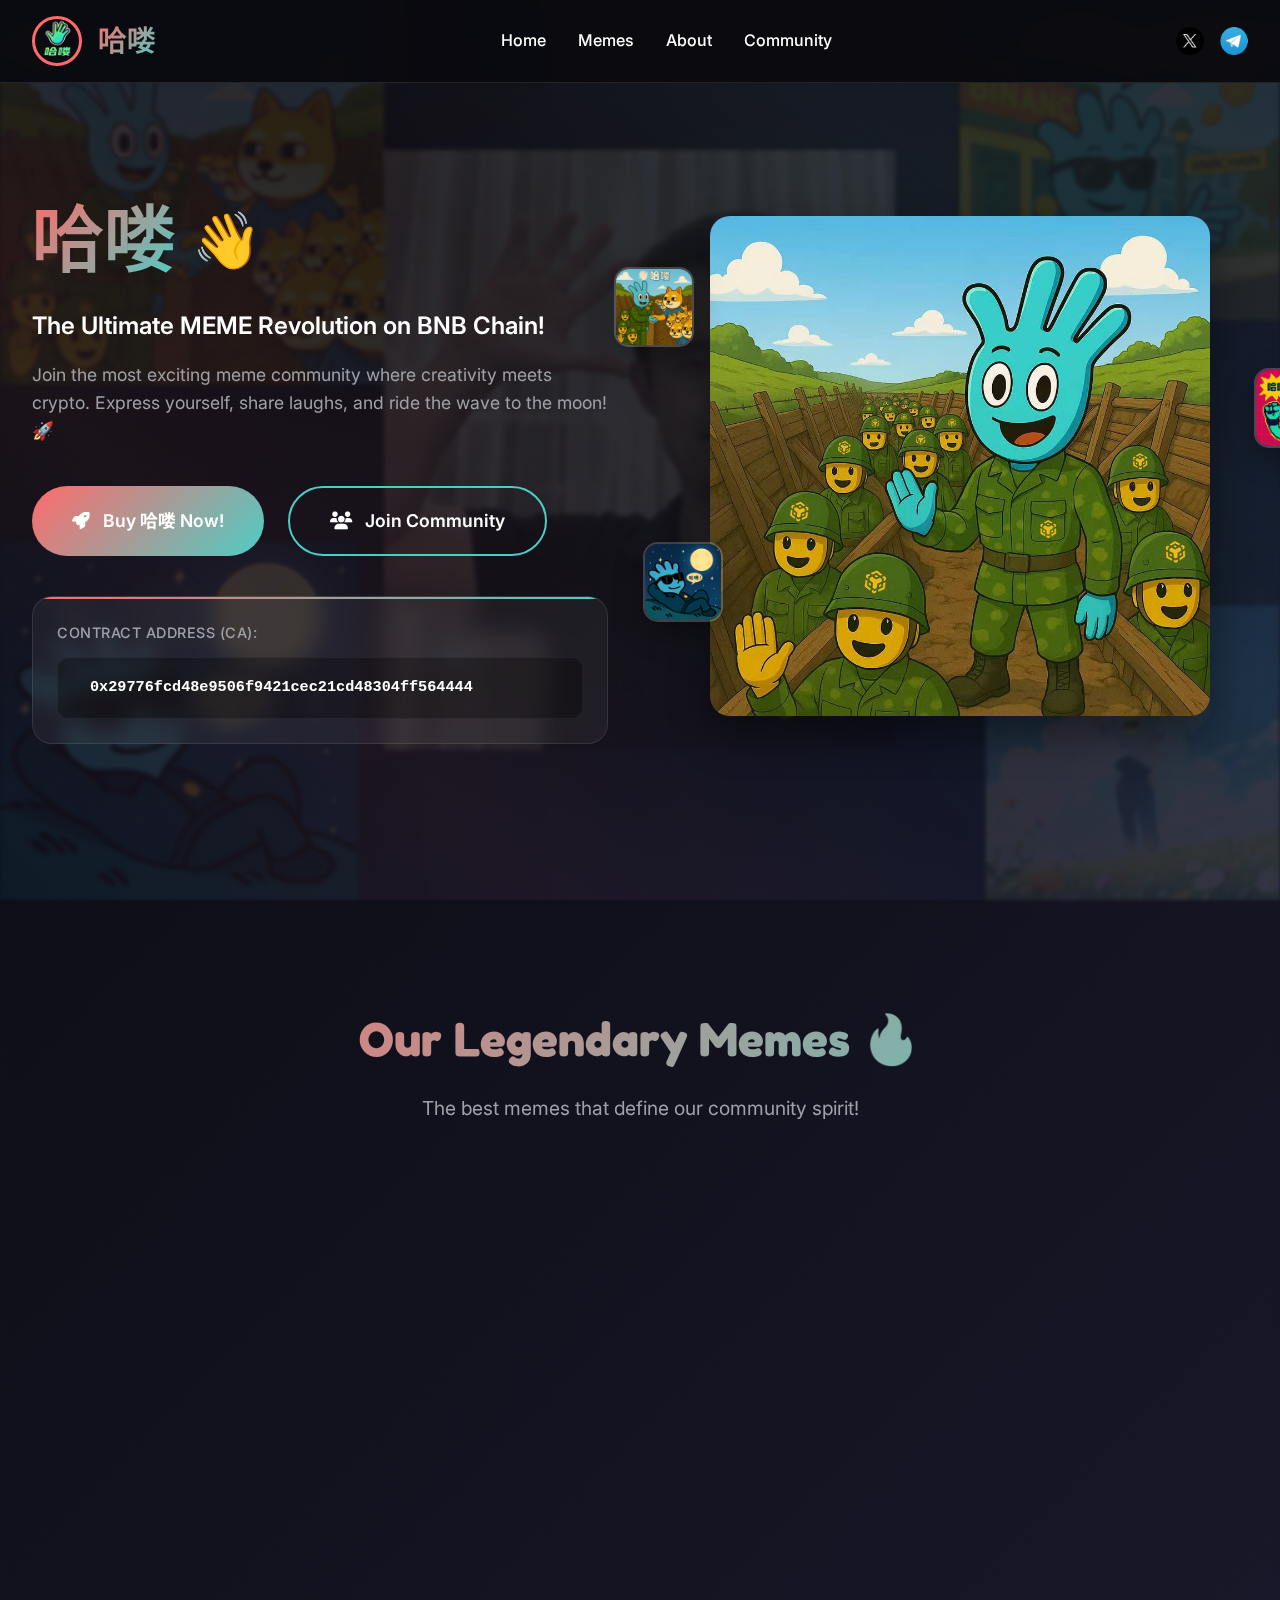
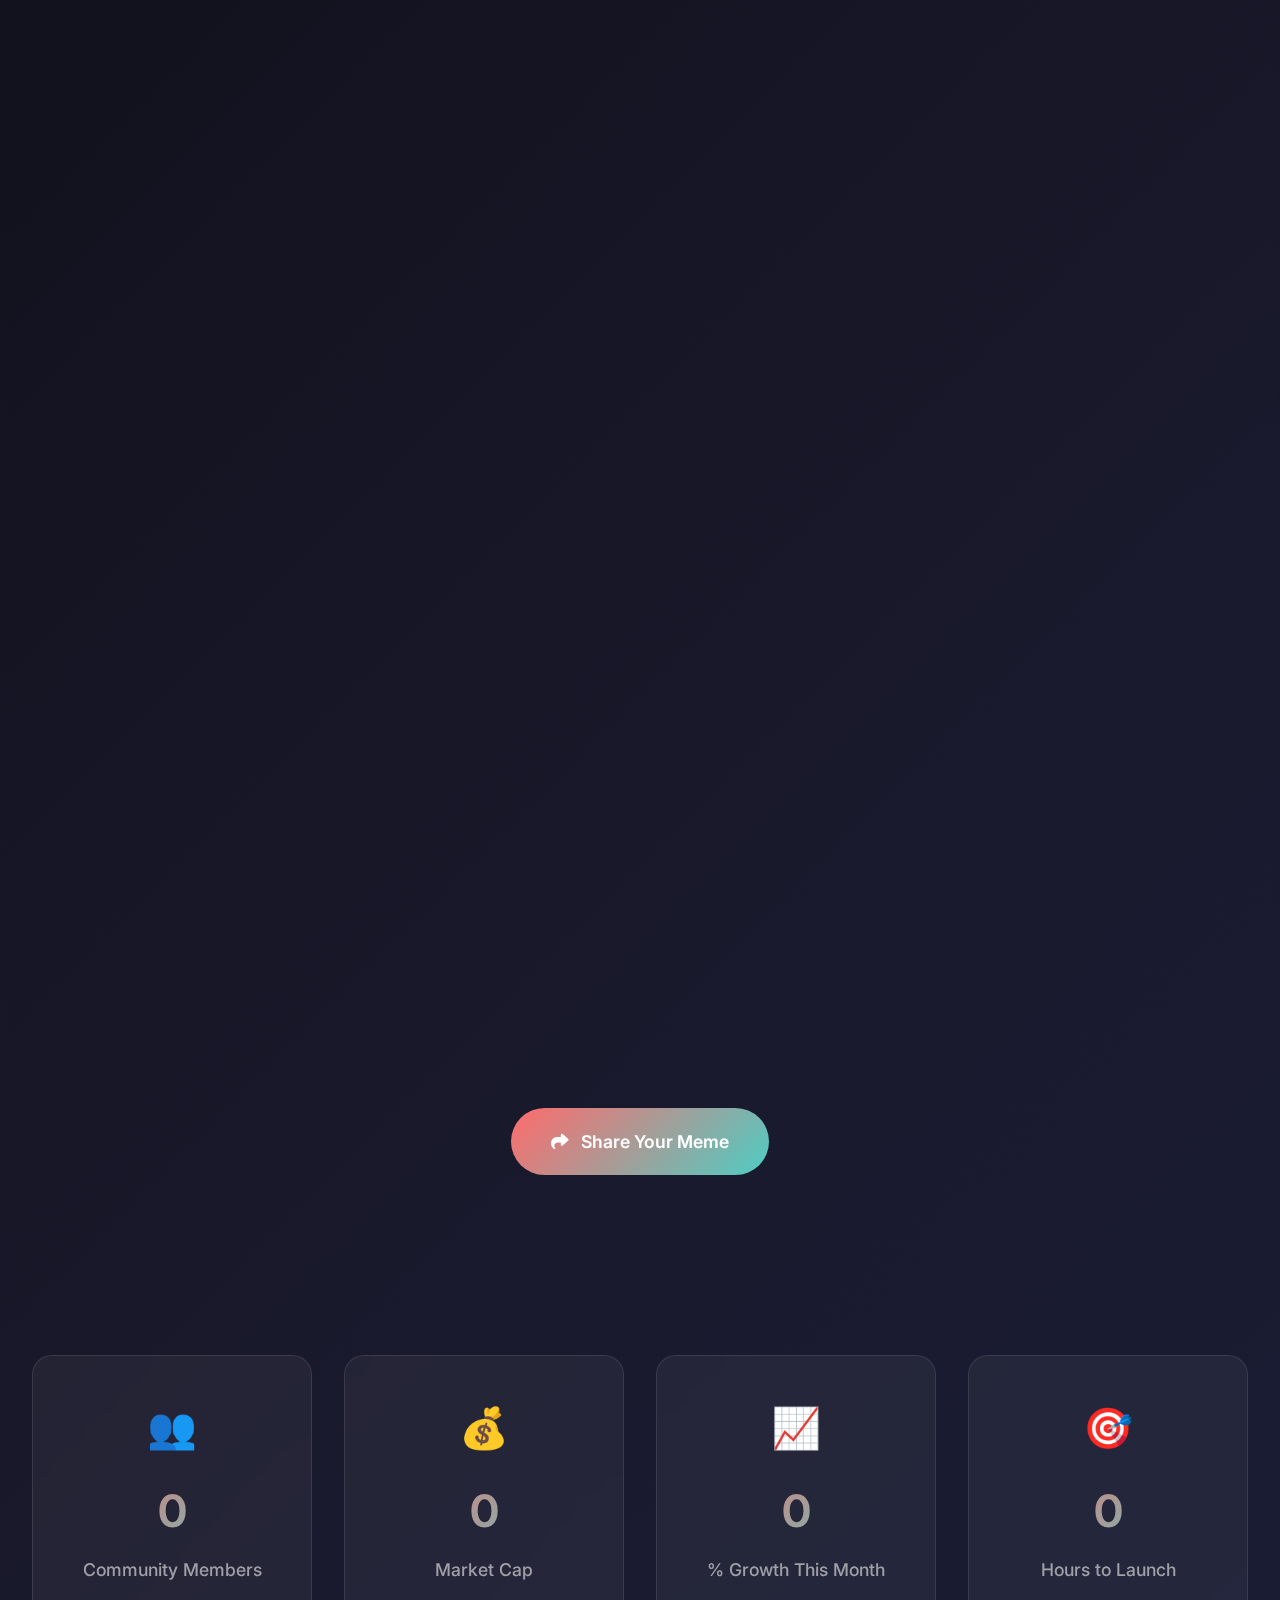
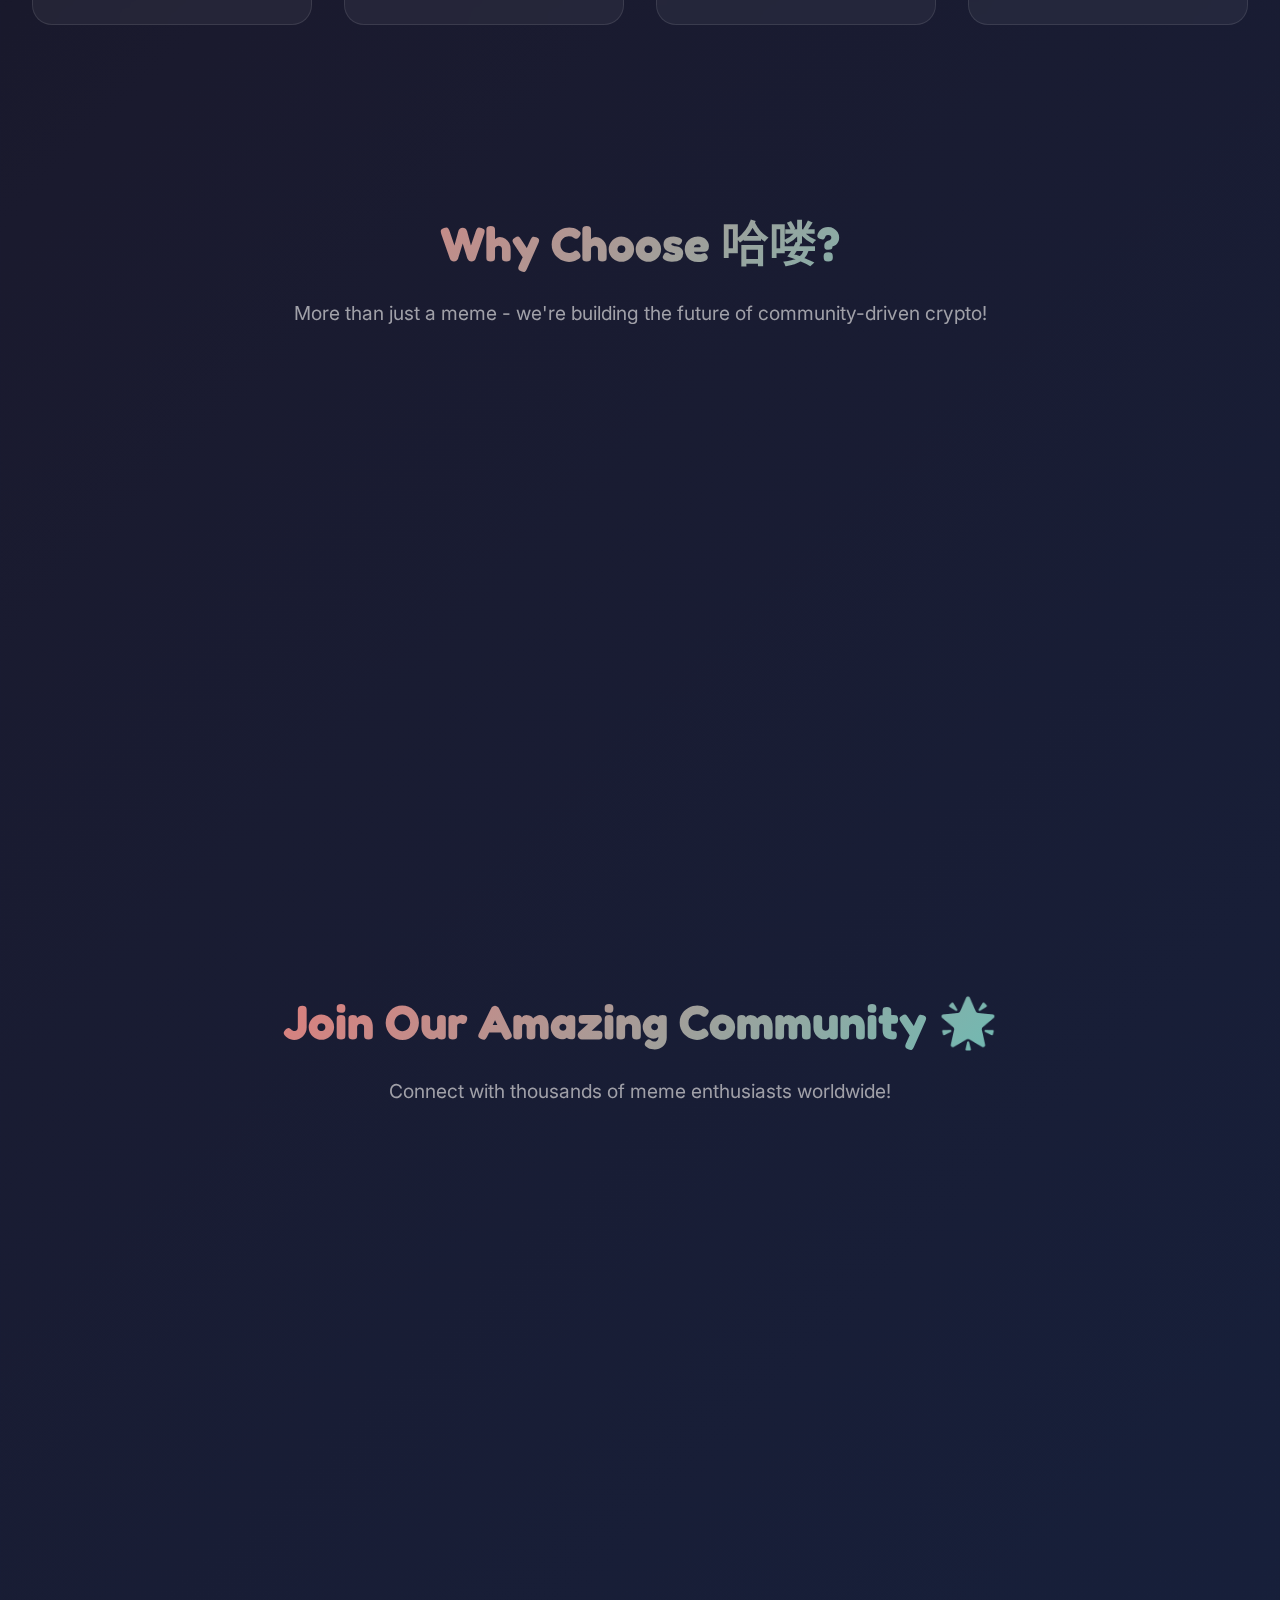
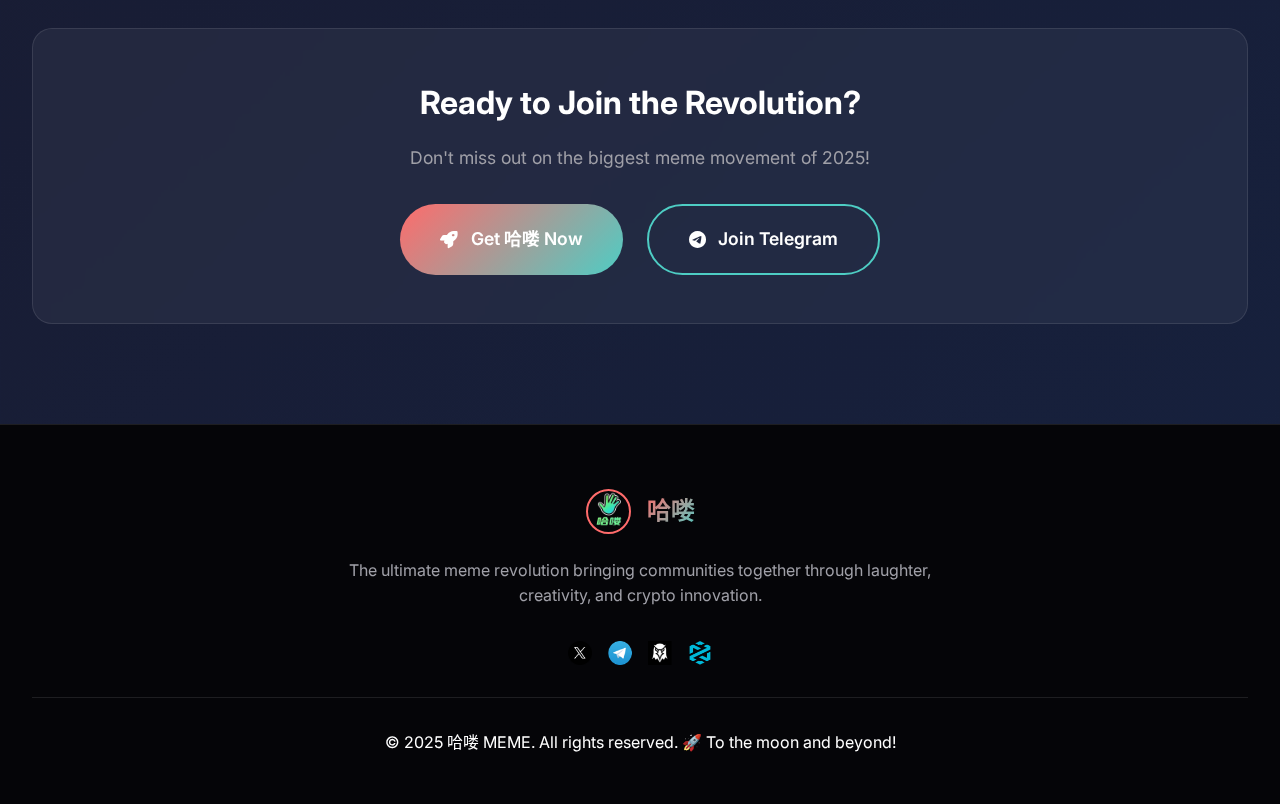
<file: index.htm>
<!DOCTYPE html>
<html lang="zh-CN">
<head>
    <meta charset="UTF-8">
    <meta name="viewport" content="width=device-width, initial-scale=1.0">
    <meta http-equiv="Cache-Control" content="no-cache, no-store, must-revalidate">
    <meta http-equiv="Pragma" content="no-cache">
    <meta http-equiv="Expires" content="0">
    <title>哈喽 MEME - 🚀 The Ultimate Meme Revolution</title>
    
    <meta property="og:title" content="哈喽 MEME - 🚀 The Ultimate Meme Revolution">
    <meta property="og:description" content="Join the 哈喽 MEME revolution! The hottest meme token on BNB Chain with 100K+ community members. Get ready for the ultimate meme experience! 🚀">
    <meta property="og:image" content="banner.jpg">
    <meta property="og:url" content="">
    <meta property="og:type" content="website">
    <meta property="og:site_name" content="哈喽 MEME">
    
    <meta name="twitter:card" content="summary_large_image">
    <meta name="twitter:title" content="哈喽 MEME - 🚀 The Ultimate Meme Revolution">
    <meta name="twitter:description" content="Join the 哈喽 MEME revolution! The hottest meme token on BNB Chain with 100K+ community members. Get ready for the ultimate meme experience! 🚀">
    <meta name="twitter:image" content="banner.jpg">
    
    <link rel="icon" type="image/jpeg" href="img/logo.jpg">
    <link rel="shortcut icon" type="image/jpeg" href="img/logo.jpg">
    <link rel="apple-touch-icon" href="img/logo.jpg">
    
    <link rel="stylesheet" href="style.css?v=1.0.3">
    <link rel="preconnect" href="https://fonts.googleapis.com">
    <link rel="preconnect" href="https://fonts.gstatic.com" crossorigin>
    <link href="https://fonts.googleapis.com/css2?family=Fredoka:wght@300;400;500;600;700&family=Inter:wght@400;500;600;700&display=swap" rel="stylesheet">
    <link rel="stylesheet" href="https://cdnjs.cloudflare.com/ajax/libs/font-awesome/6.4.0/css/all.min.css">
</head>
<body>

    <div class="bg-shapes">
        <div class="shape shape-1"></div>
        <div class="shape shape-2"></div>
        <div class="shape shape-3"></div>
        <div class="shape shape-4"></div>
    </div>

    <header class="header">
        <nav class="nav">
            <div class="nav-container">
                <div class="logo">
                    <img src="img/logo.jpg" alt="哈喽 Logo" class="logo-img">
                    <span class="logo-text">哈喽</span>
                </div>
                <div class="nav-menu">
                    <a href="#home" class="nav-link">Home</a>
                    <a href="#memes" class="nav-link">Memes</a>
                    <a href="#about" class="nav-link">About</a>
                    <a href="#community" class="nav-link">Community</a>
                </div>
                <div class="social-links">
                    <a href="https://x.com/halou_cto?s=21" target="_blank" class="social-link">
                        <img src="img/x.png" alt="Twitter" class="header-icon">
                    </a>
                    <a href="https://t.me/haloucto" target="_blank" class="social-link">
                        <img src="img/tg.png" alt="Telegram" class="header-icon">
                    </a>
                </div>
                <div class="mobile-toggle" onclick="toggleMobileMenu()">
                    <i class="fas fa-bars"></i>
                    <i class="fas fa-times"></i>
                </div>
            </div>
        </nav>
    </header>


    <section class="hero" id="home">
        <div class="hero-container">
            <div class="hero-content">
                <div class="hero-text">
                    <h1 class="hero-title">
                        <span class="gradient-text">哈喽</span>
                        <span class="emoji">👋</span>
                    </h1>
                    <p class="hero-subtitle">The Ultimate MEME Revolution on BNB Chain!</p>
                    <p class="hero-description">Join the most exciting meme community where creativity meets crypto. Express yourself, share laughs, and ride the wave to the moon! 🚀</p>
                    
      
                    
                    <div class="cta-buttons">
                        <a href="https://pancakeswap.finance/" target="_blank" class="btn btn-primary">
                            <i class="fas fa-rocket"></i>
                            Buy 哈喽 Now!
                        </a>
                        <a href="https://t.me/haloucto" target="_blank" class="btn btn-secondary">
                            <i class="fas fa-users"></i>
                            Join Community
                        </a>
                    </div>
                    
                    <div class="contract-address">
                        <div class="ca-label">Contract Address (CA):</div>
                        <div class="ca-container">
                            <span class="ca-address" id="contractAddress">0x29776fcd48e9506f9421cec21cd48304ff564444</span>
                        </div>
                    </div>
                </div>
                <div class="hero-visual">
                    <div class="main-banner">
                        <img src="img/banner.jpg" alt="哈喽 Banner" class="banner-img">
                    </div>
                    <div class="floating-memes">
                        <img src="img/Gv1xySTW4AA97jO.jpg" alt="Meme 1" class="floating-meme meme-1">
                        <img src="img/Gv4uzFTWEAAoztO.jpg" alt="Meme 2" class="floating-meme meme-2">
                        <img src="img/GwAEhOFXMAAX3T6.jpg" alt="Meme 3" class="floating-meme meme-3">
                    </div>
                </div>
            </div>
        </div>
    </section>


    <section class="meme-gallery" id="memes">
        <div class="gallery-container">
            <h2 class="section-title">Our Legendary Memes 🔥</h2>
            <p class="section-subtitle">The best memes that define our community spirit!</p>
            
            <div class="gallery-grid">
                <div class="meme-card" data-aos="fade-up">
                    <img src="img/Gv1xySTW4AA97jO.jpg" alt="Epic Meme 1" class="meme-img">
                    <div class="meme-overlay">
                        <div class="meme-reactions">
                            <span class="reaction">🚀 1.2K</span>
                            <span class="reaction">💎 856</span>
                            <span class="reaction">🔥 2.3K</span>
                        </div>
                    </div>
                </div>
                
                <div class="meme-card" data-aos="fade-up" data-aos-delay="100">
                    <img src="img/Gv4uzFTWEAAoztO.jpg" alt="Epic Meme 2" class="meme-img">
                    <div class="meme-overlay">
                        <div class="meme-reactions">
                            <span class="reaction">🚀 987</span>
                            <span class="reaction">💎 543</span>
                            <span class="reaction">🔥 1.8K</span>
                        </div>
                    </div>
                </div>
                
                <div class="meme-card" data-aos="fade-up" data-aos-delay="200">
                    <img src="img/GwAEhOFXMAAX3T6.jpg" alt="Epic Meme 3" class="meme-img">
                    <div class="meme-overlay">
                        <div class="meme-reactions">
                            <span class="reaction">🚀 2.1K</span>
                            <span class="reaction">💎 1.5K</span>
                            <span class="reaction">🔥 3.2K</span>
                        </div>
                    </div>
                </div>
                
                <div class="meme-card" data-aos="fade-up" data-aos-delay="300">
                    <img src="img/Gvs0nAibsAIU5Vp.jpg" alt="Epic Meme 4" class="meme-img">
                    <div class="meme-overlay">
                        <div class="meme-reactions">
                            <span class="reaction">🚀 1.7K</span>
                            <span class="reaction">💎 892</span>
                            <span class="reaction">🔥 2.9K</span>
                        </div>
                    </div>
                </div>
                
                <div class="meme-card" data-aos="fade-up" data-aos-delay="400">
                    <img src="img/Gvl1yuHXkAAldJG.jpg" alt="Epic Meme 5" class="meme-img">
                    <div class="meme-overlay">
                        <div class="meme-reactions">
                            <span class="reaction">🚀 1.4K</span>
                            <span class="reaction">💎 721</span>
                            <span class="reaction">🔥 2.1K</span>
                        </div>
                    </div>
                </div>
                
                <div class="meme-card" data-aos="fade-up" data-aos-delay="500">
                    <img src="img/Gv7_j-Za4AErDUR.jpg" alt="Epic Meme 6" class="meme-img">
                    <div class="meme-overlay">
                        <div class="meme-reactions">
                            <span class="reaction">🚀 3.1K</span>
                            <span class="reaction">💎 2.2K</span>
                            <span class="reaction">🔥 4.5K</span>
                        </div>
                    </div>
                </div>
                
                <div class="meme-card" data-aos="fade-up" data-aos-delay="600">
                    <img src="img/GwDGO5rasAA9k-u.jpg" alt="Epic Meme 7" class="meme-img">
                    <div class="meme-overlay">
                        <div class="meme-reactions">
                            <span class="reaction">🚀 2.8K</span>
                            <span class="reaction">💎 1.9K</span>
                            <span class="reaction">🔥 3.7K</span>
                        </div>
                    </div>
                </div>
                
                <div class="meme-card" data-aos="fade-up" data-aos-delay="700">
                    <img src="img/625df299-b1f7-4bfa-a6dd-14a7a2feb42a.png" alt="Epic Meme 8" class="meme-img">
                    <div class="meme-overlay">
                        <div class="meme-reactions">
                            <span class="reaction">🚀 1.6K</span>
                            <span class="reaction">💎 1.1K</span>
                            <span class="reaction">🔥 2.4K</span>
                        </div>
                    </div>
                </div>
                

            </div>
            
            <div class="gallery-cta">
                <a href="#" onclick="shareMeme(); return false;" class="btn btn-primary">
                    <i class="fas fa-share"></i>
                    Share Your Meme
                </a>
            </div>
        </div>
    </section>


    <section class="stats">
        <div class="stats-container">
            <div class="stat-item">
                <div class="stat-icon">👥</div>
                <div class="stat-number" data-target="100000">0</div>
                <div class="stat-label">Community Members</div>
            </div>
            <div class="stat-item">
                <div class="stat-icon">💰</div>
                <div class="stat-number" data-target="560000">0</div>
                <div class="stat-label">Market Cap</div>
            </div>
            <div class="stat-item">
                <div class="stat-icon">📈</div>
                <div class="stat-number" data-target="1000">0</div>
                <div class="stat-label">% Growth This Month</div>
            </div>
            <div class="stat-item">
                <div class="stat-icon">🎯</div>
                <div class="stat-number" data-target="24">0</div>
                <div class="stat-label">Hours to Launch</div>
            </div>
        </div>
    </section>


    <section class="about" id="about">
        <div class="about-container">
            <h2 class="section-title">Why Choose 哈喽? </h2>
            <p class="section-subtitle">More than just a meme - we're building the future of community-driven crypto!</p>
            
            <div class="about-grid">
                <div class="about-card" data-aos="fade-right">
                    <div class="card-icon">🎯</div>
                    <h3>Pure MEME Power</h3>
                    <p>哈喽 isn't just a token, it's a cultural revolution! Join the movement that's reshaping how we think about memes and community.</p>
                </div>
                <div class="about-card" data-aos="fade-up">
                    <div class="card-icon">⚡</div>
                    <h3>Lightning Fast</h3>
                    <p>Built on BNB Chain for ultra-fast transactions and minimal fees. No more waiting - just pure meme magic at the speed of light!</p>
                </div>
                <div class="about-card" data-aos="fade-left">
                    <div class="card-icon">🌍</div>
                    <h3>Global Community</h3>
                    <p>From Asia to the world! 哈喽 unites people globally through the universal language of memes and cryptocurrency.</p>
                </div>
            </div>
        </div>
    </section>




    <section class="community" id="community">
        <div class="community-container">
            <h2 class="section-title">Join Our Amazing Community 🌟</h2>
            <p class="section-subtitle">Connect with thousands of meme enthusiasts worldwide!</p>
            
            <div class="community-grid">
                <div class="community-card" data-aos="fade-up">
                    <div class="community-header">
                        <i class="fas fa-rocket"></i>
                        <span>Meme Revolution</span>
                        <div class="verified-badge">✓</div>
                    </div>
                    <p>🌟 Building the future of meme culture on BNB Chain! Every "哈喽" connects us closer to a decentralized world where creativity and community thrive together. 💫</p>
                    <div class="community-stats">
                        <span>Innovation First</span>
                        <span>Community Driven</span>
                    </div>
                    <a href="#about" class="community-link">
                        <i class="fas fa-info-circle"></i>
                        Learn More
                    </a>
                </div>
                
                <div class="community-card" data-aos="fade-up" data-aos-delay="100">
                    <div class="community-header">
                        <i class="fas fa-globe-asia"></i>
                        <span>Global Community</span>
                        <div class="verified-badge">✓</div>
                    </div>
                    <p>🚀 From Asia to the world - we're all family here! Share memes, discuss ideas, celebrate victories, and build lasting friendships in our growing global community. 💎👨‍👩‍👧‍👦</p>
                    <div class="community-stats">
                        <span>Worldwide</span>
                        <span>Always Active</span>
                    </div>
                    <a href="#home" class="community-link">
                        <i class="fas fa-heart"></i>
                        Join Us
                    </a>
                </div>
                
                <div class="community-card" data-aos="fade-up" data-aos-delay="200">
                    <div class="community-header">
                        <i class="fas fa-palette"></i>
                        <span>Creative Hub</span>
                        <div class="verified-badge">✓</div>
                    </div>
                    <p>🎨 Where memes come to life! Share your creativity, discover trending content, and be part of the movement that's reshaping how we connect through humor and blockchain technology.</p>
                    <div class="community-stats">
                        <span>Creative Minds</span>
                        <span>Viral Content</span>
                    </div>
                    <a href="#memes" class="community-link">
                        <i class="fas fa-images"></i>
                        Explore Memes
                    </a>
                </div>
            </div>
            
            <div class="community-cta">
                <h3>Ready to Join the Revolution?</h3>
                <p>Don't miss out on the biggest meme movement of 2025!</p>
                <div class="cta-buttons">
                    <a href="https://pancakeswap.finance/" target="_blank" class="btn btn-primary">
                        <i class="fas fa-rocket"></i>
                        Get 哈喽 Now
                    </a>
                    <a href="https://t.me/haloucto" target="_blank" class="btn btn-secondary">
                        <i class="fab fa-telegram"></i>
                        Join Telegram
                    </a>
                </div>
            </div>
        </div>
    </section>


    <footer class="footer">
        <div class="footer-container">
            <div class="footer-top">
                <div class="footer-brand">
                    <div class="footer-logo">
                        <img src="img/logo.jpg" alt="哈喽 Logo" class="footer-logo-img">
                        <span class="footer-logo-text">哈喽</span>
                    </div>
                    <p class="footer-description">The ultimate meme revolution bringing communities together through laughter, creativity, and crypto innovation.</p>
                    <div class="footer-social">
                        <a href="https://x.com/halou_cto?s=21" target="_blank" class="footer-social-link">
                            <img src="img/x.png" alt="Twitter" class="footer-icon">
                        </a>
                        <a href="https://t.me/haloucto" target="_blank" class="footer-social-link">
                            <img src="img/tg.png" alt="Telegram" class="footer-icon">
                        </a>
                        <a href="https://dexscreener.com/bsc/0xfdeb3912c4904fccb6dc4d7724b432dfaa931bd3" target="_blank" class="footer-social-link">
                            <img src="img/DexScreener.png" alt="DexScreener" class="footer-icon">
                        </a>
                        <a href="https://www.dextools.io/app/cn/bnb/pair-explorer/0xfdeb3912c4904fccb6dc4d7724b432dfaa931bd3?t=1752823779604" target="_blank" class="footer-social-link">
                            <img src="img/dextools.png" alt="DexTools" class="footer-icon">
                        </a>
                    </div>
                </div>
            </div>
            
            <div class="footer-bottom">
                <div class="footer-bottom-content">
                    <p>&copy; 2025 哈喽 MEME. All rights reserved. 🚀 To the moon and beyond!</p>
                </div>
            </div>
        </div>
    </footer>


    <button class="scroll-top" onclick="scrollToTop()" id="scrollTopBtn">
        <i class="fas fa-arrow-up"></i>
    </button>

    <script src="https://cdn.jsdelivr.net/npm/aos@2.3.4/dist/aos.js"></script>
    <script src="script.js?v=1.0.3"></script>
</body>
</html>
</file>
<file: style.css>
* {
    margin: 0;
    padding: 0;
    box-sizing: border-box;
}

:root {
    --primary-color: #ff6b6b;
    --secondary-color: #4ecdc4;
    --accent-color: #f9ca24;
    --purple: #667eea;
    --pink: #f093fb;
    --bg-dark: #0a0a0f;
    --bg-darker: #050508;
    --bg-card: rgba(255, 255, 255, 0.05);
    --text-light: #ffffff;
    --text-gray: #a0a0a8;
    --text-dark: #2c2c2c;
    --gradient-1: linear-gradient(135deg, #ff6b6b 0%, #4ecdc4 100%);
    --gradient-2: linear-gradient(135deg, #667eea 0%, #764ba2 100%);
    --gradient-3: linear-gradient(135deg, #f093fb 0%, #f5576c 100%);
    --gradient-bg: linear-gradient(135deg, #0a0a0f 0%, #1a1a2e 50%, #16213e 100%);
    --border-radius: 20px;
    --shadow: 0 10px 30px rgba(0, 0, 0, 0.3);
    --shadow-hover: 0 20px 40px rgba(0, 0, 0, 0.4);
}

html {
    scroll-behavior: smooth;
}

body {
    font-family: 'Inter', sans-serif;
    background: var(--gradient-bg);
    color: var(--text-light);
    line-height: 1.6;
    overflow-x: hidden;
    position: relative;
}

body::before {
    content: '';
    position: fixed;
    top: 0;
    left: 0;
    width: 100%;
    height: 100%;
    background: 
        radial-gradient(circle at 20% 20%, rgba(255, 107, 107, 0.15) 0%, transparent 50%),
        radial-gradient(circle at 80% 80%, rgba(78, 205, 196, 0.15) 0%, transparent 50%),
        radial-gradient(circle at 60% 30%, rgba(249, 202, 36, 0.12) 0%, transparent 45%),
        url('img/Gvl1yuHXkAAldJG.jpg') center center/40% no-repeat,
        url('img/Gv4uzFTWEAAoztO.jpg') center center/35% no-repeat,
        url('img/Gv1xySTW4AA97jO.jpg') top left/30% no-repeat,
        url('img/Gv7_j-Za4AErDUR.jpg') top right/25% no-repeat,
        url('img/GwAEhOFXMAAX3T6.jpg') bottom left/28% no-repeat,
        url('img/Gvs0nAibsAIU5Vp.jpg') bottom right/23% no-repeat,
        var(--gradient-bg);
    opacity: 0.12;
    z-index: -3;
    filter: blur(2px) brightness(1.2) contrast(1.1);
    animation: subtleFloat 20s ease-in-out infinite;
}

body::after {
    content: '';
    position: fixed;
    top: 0;
    left: 0;
    width: 100%;
    height: 100%;
    background: 
        linear-gradient(45deg, transparent 0%, rgba(255, 107, 107, 0.05) 25%, transparent 50%, rgba(78, 205, 196, 0.05) 75%, transparent 100%),
        radial-gradient(ellipse at center, transparent 40%, rgba(102, 126, 234, 0.03) 100%);
    z-index: -2;
    animation: gradientShift 15s ease-in-out infinite alternate;
}

@keyframes subtleFloat {
    0%, 100% { transform: translate(0, 0) scale(1); }
    25% { transform: translate(-10px, -5px) scale(1.01); }
    50% { transform: translate(5px, -10px) scale(0.99); }
    75% { transform: translate(-5px, 5px) scale(1.01); }
}

@keyframes gradientShift {
    0% { opacity: 0.4; transform: rotate(0deg); }
    100% { opacity: 0.8; transform: rotate(1deg); }
}

.bg-shapes {
    position: fixed;
    top: 0;
    left: 0;
    width: 100%;
    height: 100%;
    z-index: -2;
    overflow: hidden;
}

.shape {
    position: absolute;
    border-radius: 50%;
    opacity: 0.08;
    animation: float 8s ease-in-out infinite;
    backdrop-filter: blur(2px);
}

.shape-1 {
    width: 250px;
    height: 250px;
    background: radial-gradient(circle, rgba(255, 107, 107, 0.3) 0%, transparent 70%);
    top: 15%;
    left: -8%;
    animation-delay: 0s;
}

.shape-2 {
    width: 180px;
    height: 180px;
    background: radial-gradient(circle, rgba(78, 205, 196, 0.3) 0%, transparent 70%);
    top: 65%;
    right: -3%;
    animation-delay: 3s;
}

.shape-3 {
    width: 120px;
    height: 120px;
    background: radial-gradient(circle, rgba(249, 202, 36, 0.3) 0%, transparent 70%);
    bottom: 25%;
    left: 8%;
    animation-delay: 6s;
}

.shape-4 {
    width: 200px;
    height: 200px;
    background: radial-gradient(circle, rgba(102, 126, 234, 0.3) 0%, transparent 70%);
    top: 45%;
    right: 15%;
    animation-delay: 1.5s;
}

@keyframes float {
    0%, 100% { transform: translateY(0px) scale(1) rotate(0deg); }
    25% { transform: translateY(-15px) scale(1.05) rotate(2deg); }
    50% { transform: translateY(-30px) scale(1.1) rotate(0deg); }
    75% { transform: translateY(-15px) scale(1.05) rotate(-2deg); }
}

.comic-bubble {
    background: #FFFFFF;
    border: 4px solid #000;
    border-radius: 20px;
    padding: 20px;
    position: relative;
    box-shadow: 6px 6px 0px #000;
    font-family: 'Bangers', cursive;
    color: #000;
    text-transform: uppercase;
    font-weight: bold;
}

.comic-bubble::after {
    content: '';
    position: absolute;
    bottom: -15px;
    left: 20px;
    width: 0;
    height: 0;
    border-left: 15px solid transparent;
    border-right: 15px solid transparent;
    border-top: 15px solid #000;
}

.comic-bubble::before {
    content: '';
    position: absolute;
    bottom: -11px;
    left: 22px;
    width: 0;
    height: 0;
    border-left: 13px solid transparent;
    border-right: 13px solid transparent;
    border-top: 13px solid #FFFFFF;
    z-index: 1;
}

.comic-bubble.large {
    font-size: 2rem;
    padding: 30px;
}

.comic-bubble.small {
    font-size: 0.8rem;
    padding: 8px 12px;
    position: absolute;
    top: -10px;
    right: -10px;
    animation: burst-rotate 3s ease-in-out infinite;
}

.comic-bubble.tiny {
    font-size: 0.6rem;
    padding: 5px 8px;
}

.comic-bubble.narrative {
    font-family: 'Inter', sans-serif;
    text-transform: none;
    font-weight: normal;
}

.comic-bubble.mission-bubble {
    background: linear-gradient(45deg, #FFE066, #FFFFFF);
}

@keyframes burst-rotate {
    0%, 100% { transform: rotate(0deg) scale(1); }
    50% { transform: rotate(5deg) scale(1.1); }
}

.header {
    position: fixed;
    top: 0;
    left: 0;
    right: 0;
    background: rgba(10, 10, 15, 0.95);
    backdrop-filter: blur(20px);
    z-index: 1000;
    padding: 1rem 0;
    border-bottom: 1px solid rgba(255, 255, 255, 0.1);
    transition: all 0.3s ease;
}

.header.scrolled {
    background: rgba(10, 10, 15, 0.98);
    box-shadow: var(--shadow);
}

.nav-container {
    max-width: 1400px;
    margin: 0 auto;
    padding: 0 2rem;
    display: flex;
    justify-content: space-between;
    align-items: center;
    position: relative;
}

.logo {
    display: flex;
    align-items: center;
    gap: 1rem;
    position: relative;
    flex-direction: row;
}

.logo-img {
    width: 50px;
    height: 50px;
    border-radius: 50%;
    object-fit: cover;
    border: 3px solid var(--primary-color);
    transition: all 0.3s ease;
}

.logo-img:hover {
    transform: scale(1.1);
    border-color: var(--secondary-color);
}

.logo-text {
    font-family: 'Fredoka', cursive;
    font-size: 1.8rem;
    font-weight: 700;
    background: var(--gradient-1);
    -webkit-background-clip: text;
    -webkit-text-fill-color: transparent;
    background-clip: text;
    writing-mode: horizontal-tb;
    text-orientation: mixed;
    white-space: nowrap;
}

.nav-menu {
    display: flex;
    gap: 2rem;
    align-items: center;
}

.nav-link {
    color: var(--text-light);
    text-decoration: none;
    font-weight: 500;
    transition: all 0.3s ease;
    position: relative;
}

.nav-link::after {
    content: '';
    position: absolute;
    bottom: -5px;
    left: 0;
    width: 0;
    height: 2px;
    background: var(--gradient-1);
    transition: width 0.3s ease;
}

.nav-link:hover::after {
    width: 100%;
}

.social-links {
    display: flex;
    gap: 1rem;
    align-items: center;
}

.social-link {
    display: flex;
    align-items: center;
    justify-content: center;
    text-decoration: none;
    transition: all 0.3s ease;
}

.social-link:hover {
    transform: translateY(-3px) scale(1.1);
}

.header-icon {
    width: 24px;
    height: 24px;
    object-fit: contain;
    display: block;
}

.social-link:hover .header-icon {
    filter: drop-shadow(0 0 8px rgba(78, 205, 196, 0.8));
}

.footer-icon {
    width: 24px;
    height: 24px;
    object-fit: contain;
    transition: all 0.3s ease;
}

.footer-social-link:hover .footer-icon {
    filter: drop-shadow(0 0 8px rgba(255, 255, 255, 0.8));
}

.mobile-toggle {
    display: none;
    cursor: pointer;
    position: relative;
    width: 30px;
    height: 30px;
    align-items: center;
    justify-content: center;
}

.mobile-toggle i {
    font-size: 1.5rem;
    color: var(--text-light);
    transition: all 0.3s ease;
}

.mobile-toggle .fa-times {
    display: none;
    opacity: 0;
    transform: rotate(90deg);
}

.mobile-toggle .fa-bars {
    display: block;
    opacity: 1;
    transform: rotate(0deg);
}


.hero {
    padding: 140px 0 100px;
    min-height: 100vh;
    display: flex;
    align-items: center;
    position: relative;
}

.hero-container {
    max-width: 1400px;
    margin: 0 auto;
    padding: 0 2rem;
}

.hero-content {
    display: grid;
    grid-template-columns: 1fr 1fr;
    gap: 4rem;
    align-items: center;
}

.hero-text {
    z-index: 2;
}

.hero-title {
    font-family: 'Fredoka', cursive;
    font-size: 4.5rem;
    font-weight: 700;
    margin-bottom: 1.5rem;
    display: flex;
    align-items: center;
    gap: 1rem;
    line-height: 1.2;
}

.gradient-text {
    background: var(--gradient-1);
    -webkit-background-clip: text;
    -webkit-text-fill-color: transparent;
    background-clip: text;
}

.emoji {
    font-size: 3.5rem;
    animation: wave 2s ease-in-out infinite;
}

@keyframes wave {
    0%, 100% { transform: rotate(0deg); }
    25% { transform: rotate(20deg); }
    75% { transform: rotate(-20deg); }
}

.hero-subtitle {
    font-size: 1.5rem;
    font-weight: 600;
    color: var(--text-light);
    margin-bottom: 1rem;
}

.hero-description {
    font-size: 1.1rem;
    color: var(--text-gray);
    margin-bottom: 2.5rem;
    line-height: 1.6;
}

.hero-features {
    display: flex;
    gap: 1.5rem;
    margin-bottom: 3rem;
    flex-wrap: wrap;
}

.feature {
    display: flex;
    align-items: center;
    gap: 0.8rem;
    background: var(--bg-card);
    padding: 1rem 1.5rem;
    border-radius: 50px;
    backdrop-filter: blur(10px);
    border: 1px solid rgba(255, 255, 255, 0.1);
    transition: all 0.3s ease;
}

.feature:hover {
    transform: translateY(-3px);
    box-shadow: var(--shadow);
}

.feature-icon {
    font-size: 1.3rem;
}

.cta-buttons {
    display: flex;
    gap: 1.5rem;
    flex-wrap: wrap;

}

.btn {
    padding: 1.2rem 2.5rem;
    border: none;
    border-radius: 50px;
    font-family: inherit;
    font-size: 1.1rem;
    font-weight: 600;
    cursor: pointer;
    transition: all 0.3s ease;
    display: inline-flex;
    align-items: center;
    gap: 0.8rem;
    text-decoration: none;
    white-space: nowrap;
}

.btn-primary {
    background: var(--gradient-1);
    color: white;
}

.btn-secondary {
    background: transparent;
    color: var(--text-light);
    border: 2px solid var(--secondary-color);
}

.btn:hover {
    transform: translateY(-3px);
    box-shadow: var(--shadow-hover);
}

.btn:active {
    transform: scale(0.95);
}

.btn-secondary:hover {
    background: var(--secondary-color);
    color: white;
}


.contract-address {
    margin-top: 2.5rem;
    padding: 1.5rem;
    background: var(--bg-card);
    border-radius: var(--border-radius);
    backdrop-filter: blur(10px);
    border: 1px solid rgba(255, 255, 255, 0.1);
    position: relative;
    overflow: hidden;
}

.contract-address::before {
    content: '';
    position: absolute;
    top: 0;
    left: 0;
    right: 0;
    height: 2px;
    background: var(--gradient-1);
}

.ca-label {
    color: var(--text-gray);
    font-size: 0.9rem;
    font-weight: 500;
    margin-bottom: 0.8rem;
    text-transform: uppercase;
    letter-spacing: 0.5px;
}

.ca-container {
    display: flex;
    align-items: center;
    gap: 1rem;
    background: rgba(0, 0, 0, 0.3);
    padding: 1rem 1.5rem;
    border-radius: 12px;
    border: 1px solid rgba(255, 255, 255, 0.05);
}

.ca-address {
    font-family: 'Courier New', monospace;
    font-size: 0.95rem;
    color: var(--text-light);
    font-weight: 600;
    flex: 1;
    word-break: break-all;
    line-height: 1.4;
    user-select: all;
    transition: all 0.3s ease;
    border-radius: 8px;
    padding: 0.2rem 0.5rem;
}

.ca-address:hover {
    background: rgba(255, 255, 255, 0.05);
    color: var(--secondary-color);
    transform: scale(1.01);
}




.hero-visual {
    position: relative;
    z-index: 1;
}

.main-banner {
    text-align: center;
    position: relative;
}

.banner-img {
    width: 100%;
    max-width: 500px;
    border-radius: var(--border-radius);
    box-shadow: var(--shadow-hover);
    transition: all 0.3s ease;
}

.banner-img:hover {
    transform: scale(1.05);
}

.floating-memes {
    position: absolute;
    top: 0;
    left: 0;
    right: 0;
    bottom: 0;
    pointer-events: none;
}

.floating-meme {
    position: absolute;
    width: 80px;
    height: 80px;
    border-radius: 15px;
    object-fit: cover;
    box-shadow: var(--shadow);
    border: 2px solid rgba(255, 255, 255, 0.2);
    animation: floating 4s ease-in-out infinite;
}

.meme-1 {
    top: 10%;
    left: -10%;
    animation-delay: 0s;
}

.meme-2 {
    top: 30%;
    right: -15%;
    animation-delay: 1.5s;
}

.meme-3 {
    bottom: 20%;
    left: -5%;
    animation-delay: 3s;
}

@keyframes floating {
    0%, 100% { transform: translateY(0px) rotate(0deg); }
    50% { transform: translateY(-20px) rotate(5deg); }
}


.meme-gallery {
    padding: 100px 0;
    position: relative;
}

.gallery-container {
    max-width: 1400px;
    margin: 0 auto;
    padding: 0 2rem;
}

.section-title {
    font-family: 'Fredoka', cursive;
    font-size: 3rem;
    text-align: center;
    margin-bottom: 1rem;
    background: var(--gradient-1);
    -webkit-background-clip: text;
    -webkit-text-fill-color: transparent;
    background-clip: text;
}

.section-subtitle {
    font-size: 1.2rem;
    text-align: center;
    color: var(--text-gray);
    margin-bottom: 4rem;
}

.gallery-grid {
    display: grid;
    grid-template-columns: repeat(auto-fit, minmax(300px, 1fr));
    gap: 2rem;
    margin-bottom: 3rem;
}

.meme-card {
    position: relative;
    border-radius: var(--border-radius);
    overflow: hidden;
    background: var(--bg-card);
    backdrop-filter: blur(10px);
    border: 1px solid rgba(255, 255, 255, 0.1);
    transition: all 0.3s ease;
    cursor: pointer;
    display: flex;
    flex-direction: column;
    min-height: 250px;
}

.meme-card:hover {
    transform: translateY(-10px) scale(1.02);
    box-shadow: var(--shadow-hover);
}

.meme-img {
    width: 100%;
    height: 100%;
    object-fit: cover;
    transition: all 0.3s ease;
    flex: 1;
    min-height: 200px;
}

.meme-card:hover .meme-img {
    transform: scale(1.1);
}

.meme-overlay {
    position: absolute;
    bottom: 0;
    left: 0;
    right: 0;
    background: linear-gradient(transparent, rgba(0,0,0,0.8));
    padding: 2rem 1.5rem 1.5rem;
    transform: translateY(100%);
    transition: all 0.3s ease;
}

.meme-card:hover .meme-overlay {
    transform: translateY(0);
}

.meme-reactions {
    display: flex;
    gap: 1rem;
    justify-content: center;
}

.reaction {
    background: rgba(255, 255, 255, 0.2);
    padding: 0.5rem 1rem;
    border-radius: 20px;
    font-size: 0.9rem;
    font-weight: 600;
    backdrop-filter: blur(10px);
}

.gallery-cta {
    text-align: center;
    margin-top: 2rem;
    display: flex;
    justify-content: center;
}

.gallery-cta .btn {
    margin: 0 auto;
}


.stats {
    padding: 80px 0;
    position: relative;
}

.stats-container {
    max-width: 1400px;
    margin: 0 auto;
    padding: 0 2rem;
    display: grid;
    grid-template-columns: repeat(auto-fit, minmax(250px, 1fr));
    gap: 2rem;
}

.stat-item {
    text-align: center;
    padding: 2.5rem 2rem;
    background: var(--bg-card);
    border-radius: var(--border-radius);
    backdrop-filter: blur(10px);
    border: 1px solid rgba(255, 255, 255, 0.1);
    transition: all 0.3s ease;
}

.stat-item:hover {
    transform: translateY(-5px);
    box-shadow: var(--shadow);
}

.stat-icon {
    font-size: 2.5rem;
    margin-bottom: 1rem;
    display: block;
}

.stat-number {
    font-size: 2.8rem;
    font-weight: 700;
    background: var(--gradient-1);
    -webkit-background-clip: text;
    -webkit-text-fill-color: transparent;
    background-clip: text;
    margin-bottom: 0.5rem;
    display: block;
}

.stat-label {
    font-size: 1.1rem;
    color: var(--text-gray);
    font-weight: 500;
}


.about {
    padding: 100px 0;
}

.about-container {
    max-width: 1400px;
    margin: 0 auto;
    padding: 0 2rem;
}

.about-grid {
    display: grid;
    grid-template-columns: repeat(auto-fit, minmax(350px, 1fr));
    gap: 2.5rem;
    margin-top: 3rem;
}

.about-card {
    background: var(--bg-card);
    padding: 3rem 2.5rem;
    border-radius: var(--border-radius);
    text-align: center;
    backdrop-filter: blur(10px);
    border: 1px solid rgba(255, 255, 255, 0.1);
    transition: all 0.3s ease;
    position: relative;
    overflow: hidden;
}

.about-card::before {
    content: '';
    position: absolute;
    top: 0;
    left: 0;
    right: 0;
    height: 3px;
    background: var(--gradient-1);
}

.about-card:hover {
    transform: translateY(-10px);
    box-shadow: var(--shadow-hover);
}

.card-icon {
    font-size: 3.5rem;
    margin-bottom: 1.5rem;
    display: block;
}

.about-card h3 {
    font-size: 1.6rem;
    margin-bottom: 1.5rem;
    color: var(--secondary-color);
    font-weight: 600;
}

.about-card p {
    color: var(--text-gray);
    line-height: 1.7;
    font-size: 1.05rem;
}


.community {
    padding: 100px 0;

}

.community-container {
    max-width: 1400px;
    margin: 0 auto;
    padding: 0 2rem;
}

.community-grid {
    display: grid;
    grid-template-columns: repeat(auto-fit, minmax(350px, 1fr));
    gap: 2.5rem;
    margin-bottom: 4rem;
}

.community-card {
    background: var(--bg-card);
    padding: 2.5rem;
    border-radius: var(--border-radius);
    backdrop-filter: blur(10px);
    border: 1px solid rgba(255, 255, 255, 0.1);
    transition: all 0.3s ease;
}

.community-card:hover {
    transform: translateY(-5px);
    box-shadow: var(--shadow);
}

.community-header {
    display: flex;
    align-items: center;
    gap: 1rem;
    margin-bottom: 1.5rem;
    position: relative;
}

.community-header i {
    color: var(--secondary-color);
    font-size: 1.3rem;
}

.community-header span {
    font-weight: 600;
    font-size: 1.1rem;
}

.verified-badge {
    background: var(--gradient-1);
    color: white;
    width: 20px;
    height: 20px;
    border-radius: 50%;
    display: flex;
    align-items: center;
    justify-content: center;
    font-size: 0.8rem;
    font-weight: bold;
}

.community-stats {
    display: flex;
    gap: 1rem;
    margin: 1rem 0;
    flex-wrap: wrap;
}

.community-stats span {
    background: rgba(78, 205, 196, 0.2);
    color: var(--secondary-color);
    padding: 0.3rem 0.8rem;
    border-radius: 15px;
    font-size: 0.85rem;
    font-weight: 500;
}

.community-link {
    display: inline-flex;
    align-items: center;
    gap: 0.5rem;
    color: var(--primary-color);
    text-decoration: none;
    font-weight: 600;
    margin-top: 1rem;
    transition: all 0.3s ease;
}

.community-link:hover {
    transform: translateX(5px);
    color: var(--secondary-color);
}

.community-cta {
    text-align: center;
    padding: 3rem 2rem;
    background: var(--bg-card);
    border-radius: var(--border-radius);
    backdrop-filter: blur(10px);
    border: 1px solid rgba(255, 255, 255, 0.1);
}

.community-cta .cta-buttons {
    justify-content: center;
}

.community-cta h3 {
    font-size: 2rem;
    margin-bottom: 1rem;
    color: var(--text-light);
}

.community-cta p {
    color: var(--text-gray);
    margin-bottom: 2rem;
    font-size: 1.1rem;
}


.footer {
    background: var(--bg-darker);
    border-top: 1px solid rgba(255, 255, 255, 0.1);
    position: relative;
}

.footer-container {
    max-width: 1400px;
    margin: 0 auto;
    padding: 0 2rem;
}

.footer-top {
    display: flex;
    justify-content: center;
    align-items: center;
    padding: 4rem 0 2rem;
}

.footer-brand {
    max-width: 600px;
    margin: 0 auto;
    text-align: center;
}

.footer-logo {
    display: flex;
    align-items: center;
    gap: 1rem;
    margin-bottom: 1.5rem;
    justify-content: center;
}

.footer-logo-img {
    width: 45px;
    height: 45px;
    border-radius: 50%;
    object-fit: cover;
    border: 2px solid var(--primary-color);
}

.footer-logo-text {
    font-family: 'Fredoka', cursive;
    font-size: 1.5rem;
    font-weight: 700;
    background: var(--gradient-1);
    -webkit-background-clip: text;
    -webkit-text-fill-color: transparent;
    background-clip: text;
}

.footer-description {
    color: var(--text-gray);
    line-height: 1.6;
    margin-bottom: 2rem;
}

.footer-social {
    display: flex;
    gap: 1rem;
    justify-content: center;
}

.footer-social-link {
    display: flex;
    align-items: center;
    justify-content: center;
    text-decoration: none;
    transition: all 0.3s ease;
}

.footer-social-link:hover {
    transform: translateY(-3px) scale(1.1);
}


.header-icon {
    width: 28px;
    height: 28px;
    object-fit: contain;
    transition: all 0.3s ease;
}

.social-link:hover .header-icon {
    filter: drop-shadow(0 0 8px rgba(78, 205, 196, 0.8));
}

.footer-icon {
    width: 24px;
    height: 24px;
    object-fit: contain;
    transition: all 0.3s ease;
}

.footer-social-link:hover .footer-icon {
    filter: drop-shadow(0 0 8px rgba(255, 255, 255, 0.8));
}

.footer-links-group {
    display: grid;
    grid-template-columns: repeat(2, 1fr);
    gap: 3rem;
}

.footer-column h4 {
    color: var(--text-light);
    margin-bottom: 1.5rem;
    font-size: 1.1rem;
    font-weight: 600;
}

.footer-link {
    display: block;
    color: var(--text-gray);
    text-decoration: none;
    margin-bottom: 0.8rem;
    transition: all 0.3s ease;
}

.footer-link:hover {
    color: var(--primary-color);
    transform: translateX(5px);
}

.footer-bottom {
    border-top: 1px solid rgba(255, 255, 255, 0.1);
    padding: 2rem 0;
}

.footer-bottom-content {
    display: flex;
    justify-content: center;
    align-items: center;
    margin-bottom: 1rem;
}




.scroll-top {
    position: fixed;
    bottom: 30px;
    right: 30px;
    width: 50px;
    height: 50px;
    border-radius: 50%;
    background: var(--gradient-1);
    border: none;
    color: white;
    font-size: 1.2rem;
    cursor: pointer;
    transition: all 0.3s ease;
    opacity: 0;
    visibility: hidden;
    z-index: 1000;
}

.scroll-top.visible {
    opacity: 1;
    visibility: visible;
}

.scroll-top:hover {
    transform: translateY(-5px) scale(1.1);
    box-shadow: var(--shadow);
}


.about-card, .meme-card, .community-card, .stat-item {
    position: relative;
    overflow: hidden;
}

.about-card::after, .meme-card::after, .community-card::after, .stat-item::after {
    content: '';
    position: absolute;
    top: -50%;
    left: -50%;
    width: 200%;
    height: 200%;
    background: radial-gradient(circle, rgba(255, 107, 107, 0.03) 0%, transparent 40%);
    opacity: 0;
    transition: opacity 0.3s ease;
    pointer-events: none;
    z-index: -1;
}

.about-card:hover::after, .meme-card:hover::after, .community-card:hover::after, .stat-item:hover::after {
    opacity: 1;
}


@media (max-width: 768px) {
    .header {
        z-index: 1000;
    }
    
    .nav-container {
        z-index: 1000;
    }
    
    .logo {
        z-index: 1000;
        flex-direction: row;
    }
    
    .logo-text {
        writing-mode: horizontal-tb;
        text-orientation: mixed;
        white-space: nowrap;
    }
    
    .nav-menu {
        display: none;
    }
    
    .mobile-toggle {
        display: flex;
        align-items: center;
        justify-content: center;
        z-index: 1000;
    }
    
    .nav.mobile-open .nav-menu {
        position: fixed;
        top: 80px;
        left: 0;
        right: 0;
        width: 100%;
        height: calc(100vh - 80px);
        background: rgba(10, 10, 15, 0.95);
        backdrop-filter: blur(20px);
        display: flex;
        flex-direction: column;
        justify-content: flex-start;
        align-items: center;
        padding: 2rem 1rem;
        gap: 1.5rem;
        z-index: 999;
        border-top: 1px solid rgba(255, 255, 255, 0.1);
        box-shadow: 0 10px 30px rgba(0, 0, 0, 0.5);
        overflow-y: auto;
    }
    
    .nav.mobile-open .nav-menu > * {
        width: 100%;
        max-width: 300px;
        text-align: center;
    }
    
    .nav.mobile-open .nav-menu hr {
        display: none;
    }
    
    .nav.mobile-open .nav-link {
        font-size: 1.2rem;
        padding: 1rem 2rem;
        border-radius: 10px;
        background: rgba(255, 255, 255, 0.1);
        border: 1px solid rgba(255, 255, 255, 0.2);
        width: 100%;
        max-width: 300px;
        text-align: center;
        transition: all 0.3s ease;
        color: var(--text-light);
        text-decoration: none;
        font-weight: 500;
        display: block;
        margin: 0 auto;
        box-sizing: border-box;
    }
    
    .nav.mobile-open .nav-link:hover {
        background: rgba(255, 255, 255, 0.15);
        transform: translateY(-2px);
        box-shadow: 0 5px 15px rgba(0, 0, 0, 0.3);
    }
    
    .nav.mobile-open .nav-link::after {
        display: none;
    }
    
    .nav.mobile-open .nav-link::before {
        display: none;
    }
    
    .nav.mobile-open .social-links {
        display: none;
    }
    
    .mobile-toggle.active .fa-bars {
        display: none;
        opacity: 0;
        transform: rotate(90deg);
    }
    
    .mobile-toggle.active .fa-times {
        display: block;
        opacity: 1;
        transform: rotate(0deg);
    }
    
    .hero-content {
        grid-template-columns: 1fr;
        text-align: center;
        gap: 3rem;
    }
    
    .hero-title {
        font-size: 2.8rem;
        flex-direction: column;
        gap: 0.5rem;
    }
    
    .hero-features {
        flex-direction: column;
        align-items: center;
    }
    
    .cta-buttons {
        flex-direction: column;
        align-items: center;
    }
    
    .btn {
        width: 100%;
        max-width: 300px;
        justify-content: center;
    }
    
    .ca-container {
        flex-direction: column;
        gap: 0.8rem;
        align-items: stretch;
    }
    
    .ca-address {
        font-size: 0.85rem;
        text-align: center;
        padding: 0.5rem;
    }
    

    
    .nav-container {
        padding: 0 1rem;
    }
    
    .social-links {
        gap: 0.5rem;
    }
    
    .gallery-grid {
        grid-template-columns: 1fr;
    }
    
    .stats-container {
        grid-template-columns: repeat(2, 1fr);
    }
    
    .about-grid,
    .community-grid {
        grid-template-columns: 1fr;
    }
    
    .footer-top {
        grid-template-columns: 1fr;
        gap: 3rem;
    }
    
    .footer-links-group {
        grid-template-columns: repeat(2, 1fr);
        gap: 2rem;
    }
    
    .footer-bottom-content {
        flex-direction: column;
        gap: 1rem;
        text-align: center;
    }
}

@media (max-width: 480px) {
    .hero-title {
        font-size: 2.2rem;
    }
    
    .section-title {
        font-size: 2.2rem;
    }
    
    .stats-container {
        grid-template-columns: 1fr;
    }
    
    .floating-meme {
        width: 60px;
        height: 60px;
    }
    
    .shape {
        opacity: 0.05;
    }
    
    .nav.mobile-open .nav-link {
        font-size: 1rem;
        padding: 0.8rem 1.5rem;
    }
    

}


[data-aos] {
    opacity: 0;
    transition: opacity 0.6s ease, transform 0.6s ease;
}

[data-aos].aos-animate {
    opacity: 1;
    transform: translate(0);
}
</file>
